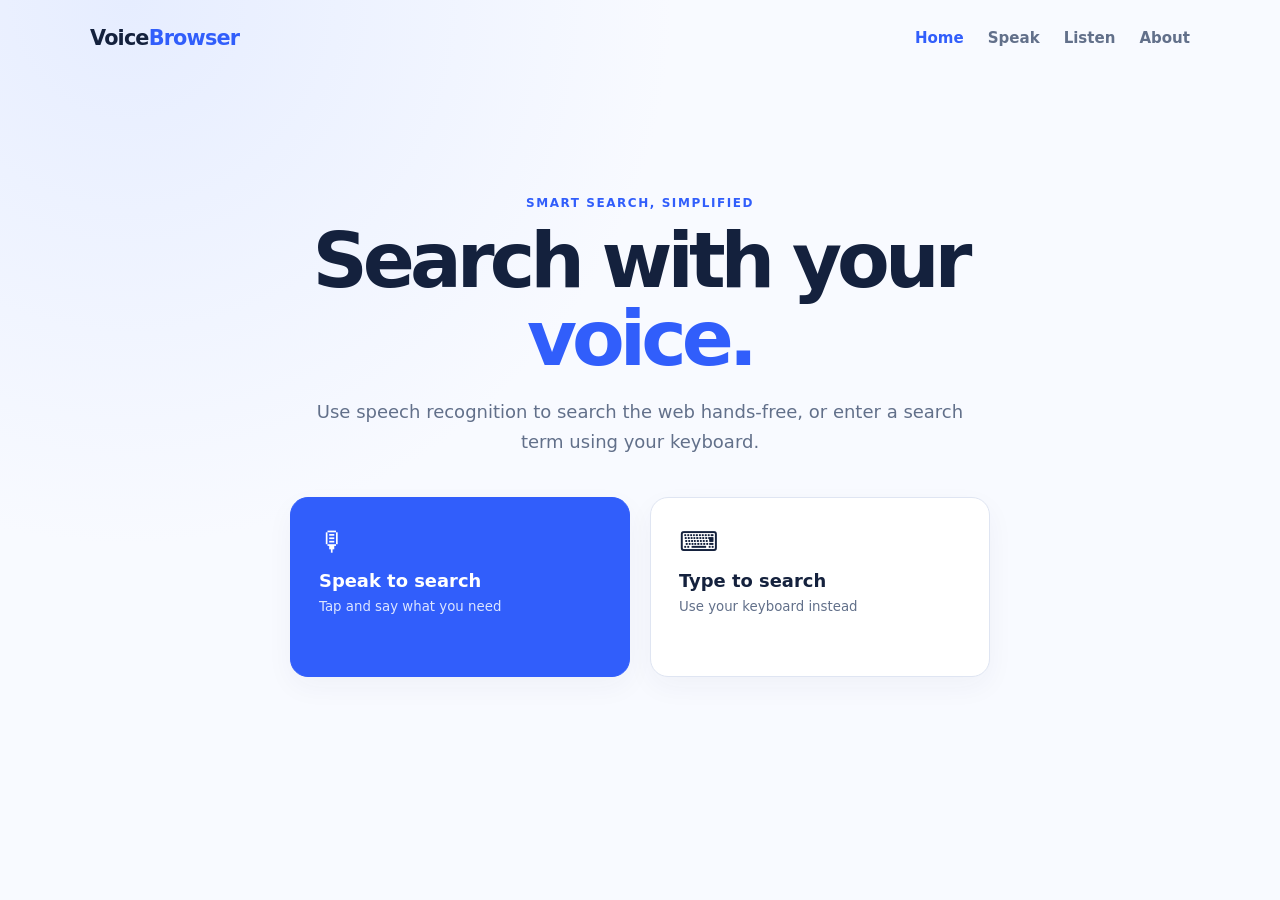
<file: index.html>
<!DOCTYPE html>
<html lang="en">
<head>
  <meta charset="UTF-8">
  <meta name="viewport" content="width=device-width, initial-scale=1.0">
  <meta name="description" content="A simple voice-enabled smart browser.">
  <title>Voice Enabled Smart Browser</title>
  <link rel="stylesheet" href="assets/css/style.css">
</head>
<body>
  <header class="site-header">
    <a class="brand" href="index.html">Voice<span>Browser</span></a>
    <button class="menu-toggle" type="button" aria-controls="primary-navigation" aria-expanded="false"><span class="sr-only">Open menu</span><span></span><span></span><span></span></button>
    <nav id="primary-navigation" class="site-navigation" aria-label="Main navigation">
      <a class="active" href="index.html">Home</a>
      <a href="speak.html">Speak</a>
      <a href="listen.html">Listen</a>
      <a href="about.html">About</a>
    </nav>
  </header>

  <main class="hero">
    <p class="eyebrow">SMART SEARCH, SIMPLIFIED</p>
    <h1>Search with your <span>voice.</span></h1>
    <p class="lead">Use speech recognition to search the web hands-free, or enter a search term using your keyboard.</p>
    <div class="action-grid">
      <a class="action-card primary" href="speaksearch.php">
        <span class="icon" aria-hidden="true">🎙</span>
        <strong>Speak to search</strong>
        <small>Tap and say what you need</small>
      </a>
      <a class="action-card" href="typesearch.php">
        <span class="icon" aria-hidden="true">⌨</span>
        <strong>Type to search</strong>
        <small>Use your keyboard instead</small>
      </a>
    </div>
  </main>

  <script src="assets/js/main.js"></script>
</body>
</html>
</file>
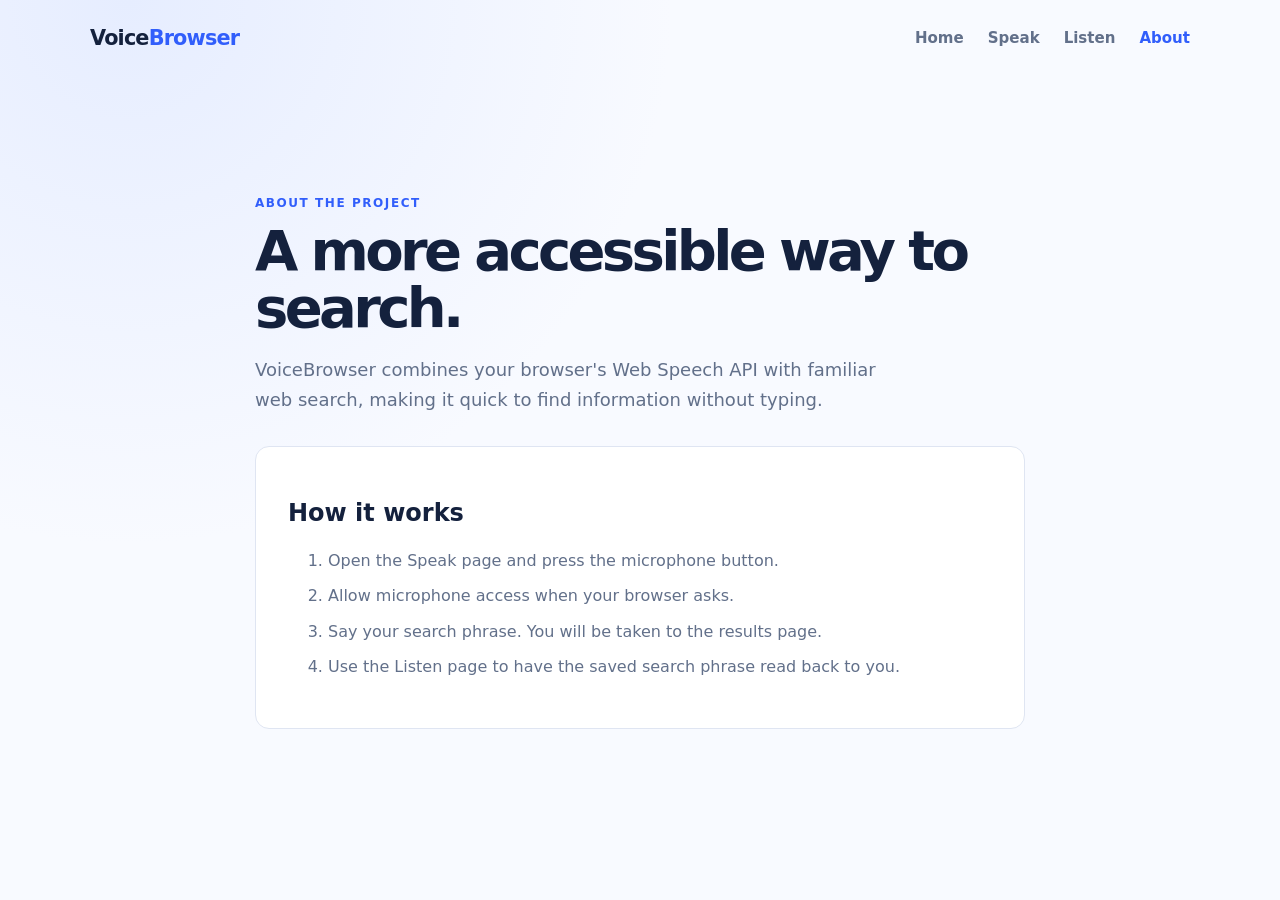
<file: about.html>
<!DOCTYPE html>
<html lang="en"><head><meta charset="UTF-8"><meta name="viewport" content="width=device-width, initial-scale=1.0"><title>About | VoiceBrowser</title><link rel="stylesheet" href="assets/css/style.css"></head>
<body><header class="site-header"><a class="brand" href="index.html">Voice<span>Browser</span></a><button class="menu-toggle" type="button" aria-controls="primary-navigation" aria-expanded="false"><span class="sr-only">Open menu</span><span></span><span></span><span></span></button><nav id="primary-navigation" class="site-navigation" aria-label="Main navigation"><a href="index.html">Home</a><a href="speak.html">Speak</a><a href="listen.html">Listen</a><a class="active" href="about.html">About</a></nav></header>
<main class="page-content"><p class="eyebrow">ABOUT THE PROJECT</p><h1>A more accessible way to search.</h1><p class="lead">VoiceBrowser combines your browser's Web Speech API with familiar web search, making it quick to find information without typing.</p><section class="info-card"><h2>How it works</h2><ol><li>Open the Speak page and press the microphone button.</li><li>Allow microphone access when your browser asks.</li><li>Say your search phrase. You will be taken to the results page.</li><li>Use the Listen page to have the saved search phrase read back to you.</li></ol></section></main><script src="assets/js/main.js"></script></body></html>
</file>
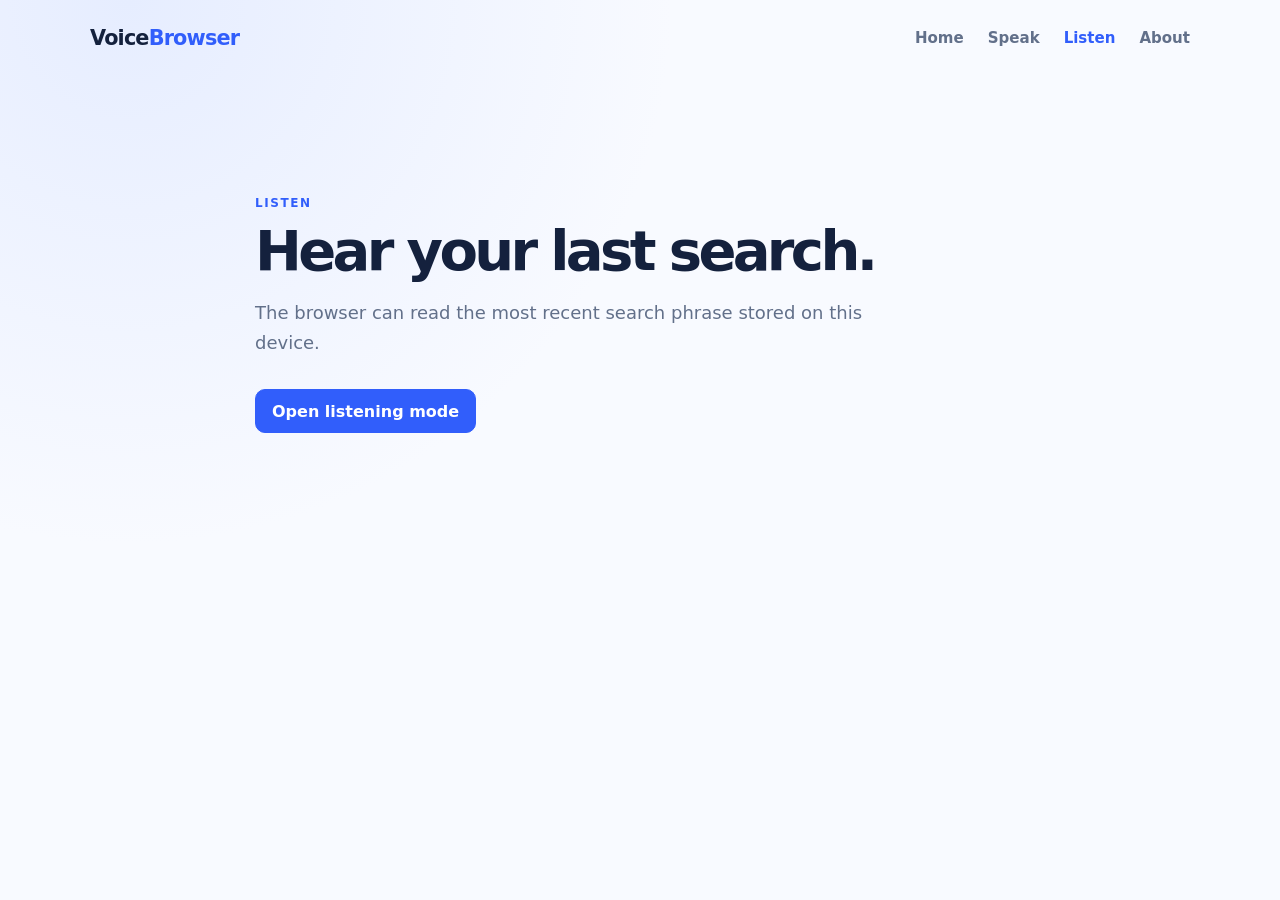
<file: listen.html>
<!DOCTYPE html>
<html lang="en"><head><meta charset="UTF-8"><meta name="viewport" content="width=device-width, initial-scale=1.0"><title>Listen | VoiceBrowser</title><link rel="stylesheet" href="assets/css/style.css"></head>
<body><header class="site-header"><a class="brand" href="index.html">Voice<span>Browser</span></a><button class="menu-toggle" type="button" aria-controls="primary-navigation" aria-expanded="false"><span class="sr-only">Open menu</span><span></span><span></span><span></span></button><nav id="primary-navigation" class="site-navigation" aria-label="Main navigation"><a href="index.html">Home</a><a href="speak.html">Speak</a><a class="active" href="listen.html">Listen</a><a href="about.html">About</a></nav></header>
<main class="page-content"><p class="eyebrow">LISTEN</p><h1>Hear your last search.</h1><p class="lead">The browser can read the most recent search phrase stored on this device.</p><a class="button" href="hearsearchresult.php">Open listening mode</a></main><script src="assets/js/main.js"></script></body></html>
</file>
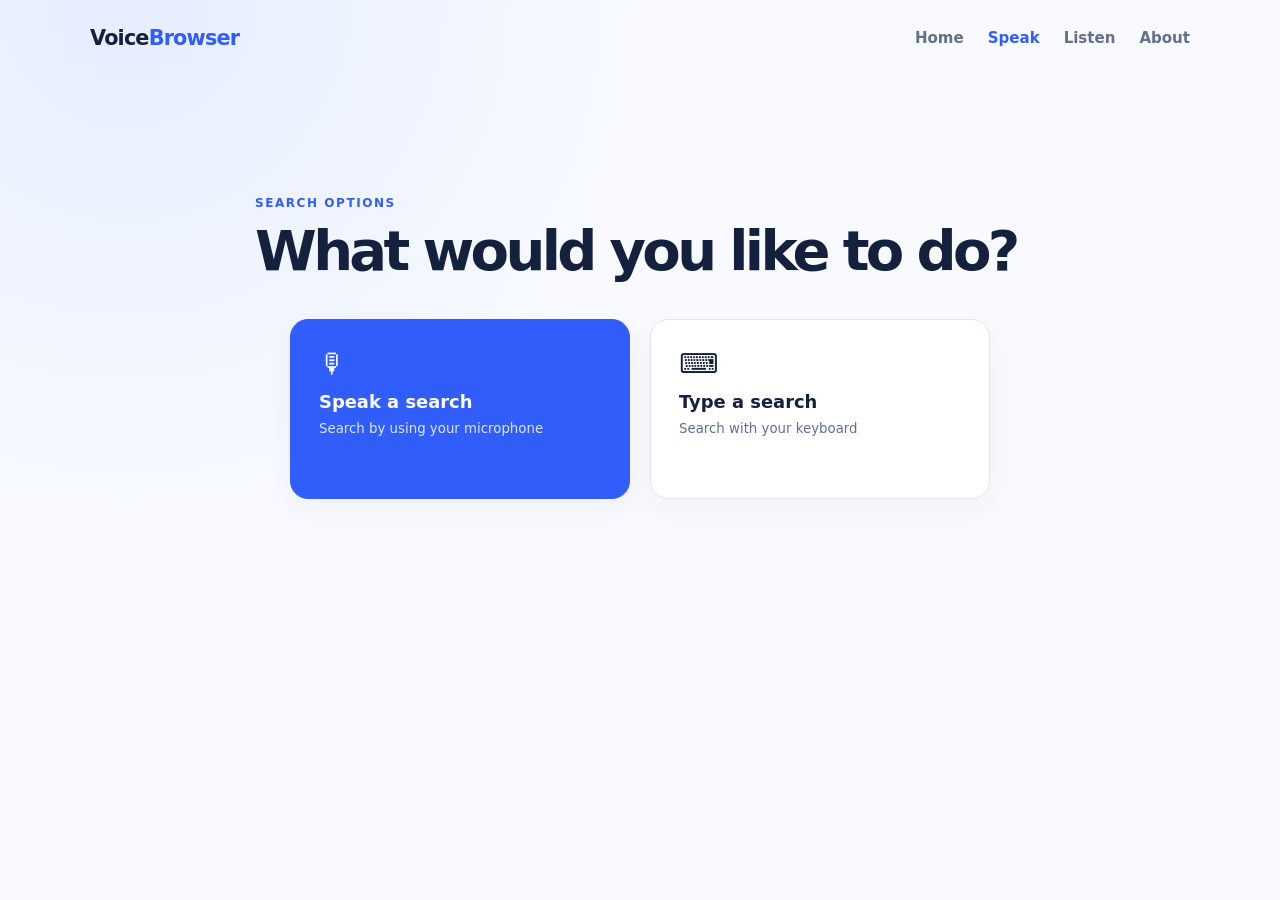
<file: speak.html>
<!DOCTYPE html>
<html lang="en"><head><meta charset="UTF-8"><meta name="viewport" content="width=device-width, initial-scale=1.0"><title>Speak | VoiceBrowser</title><link rel="stylesheet" href="assets/css/style.css"></head>
<body><header class="site-header"><a class="brand" href="index.html">Voice<span>Browser</span></a><button class="menu-toggle" type="button" aria-controls="primary-navigation" aria-expanded="false"><span class="sr-only">Open menu</span><span></span><span></span><span></span></button><nav id="primary-navigation" class="site-navigation" aria-label="Main navigation"><a href="index.html">Home</a><a class="active" href="speak.html">Speak</a><a href="listen.html">Listen</a><a href="about.html">About</a></nav></header>
<main class="page-content"><p class="eyebrow">SEARCH OPTIONS</p><h1>What would you like to do?</h1><div class="action-grid"><a class="action-card primary" href="speaksearch.php"><span class="icon" aria-hidden="true">🎙</span><strong>Speak a search</strong><small>Search by using your microphone</small></a><a class="action-card" href="typesearch.php"><span class="icon" aria-hidden="true">⌨</span><strong>Type a search</strong><small>Search with your keyboard</small></a></div></main><script src="assets/js/main.js"></script></body></html>
</file>
<file: assets/css/style.css>
:root { --ink:#14213d; --muted:#62708a; --blue:#315efb; --line:#dfe5f2; font-family:Inter,ui-sans-serif,system-ui,-apple-system,BlinkMacSystemFont,"Segoe UI",sans-serif; color:var(--ink); background:#f8faff; }
* { box-sizing:border-box; } html { min-width:320px; } body { min-height:100vh; margin:0; overflow-x:hidden; background:radial-gradient(circle at 10% 0,#e6edff,transparent 34rem),#f8faff; } a { color:inherit; text-decoration:none; } button,input { font:inherit; }.sr-only { clip:rect(0,0,0,0); clip-path:inset(50%); height:1px; overflow:hidden; position:absolute; white-space:nowrap; width:1px; }
.site-header { align-items:center; display:flex; justify-content:space-between; margin:auto; max-width:1180px; padding:1.35rem clamp(1.25rem,4vw,2.5rem); position:relative; }.brand { font-size:1.3rem; font-weight:800; letter-spacing:-.04em; position:relative; z-index:3; }.brand span { color:var(--blue); }.site-navigation { align-items:center; display:flex; gap:clamp(.9rem,2vw,1.5rem); }.site-navigation a { color:var(--muted); font-size:.94rem; font-weight:650; padding:.45rem 0; }.site-navigation a:hover,.site-navigation a.active { color:var(--blue); }.menu-toggle { display:none; }
.hero,.page-content { margin:auto; max-width:900px; padding:clamp(4rem,10vw,7.5rem) clamp(1.25rem,4vw,2.5rem); }.hero { min-height:calc(100vh - 80px); text-align:center; }.page-content { max-width:850px; }.centered { text-align:center; }.eyebrow { color:var(--blue); font-size:.75rem; font-weight:800; letter-spacing:.13em; margin:0 0 .75rem; }.hero h1,.page-content h1 { font-size:clamp(2.3rem,7vw,4.8rem); letter-spacing:-.065em; line-height:1.02; margin:.25rem 0 1.2rem; }.page-content h1 { font-size:clamp(2rem,5vw,3.5rem); }.hero h1 span { color:var(--blue); }.lead { color:var(--muted); font-size:clamp(1rem,2.2vw,1.125rem); line-height:1.65; margin:0 auto 2rem; max-width:650px; }.page-content:not(.centered) .lead { margin-left:0; }
.action-grid { display:grid; gap:clamp(1rem,2vw,1.25rem); grid-template-columns:repeat(2,minmax(0,1fr)); margin:2.5rem auto 0; max-width:700px; text-align:left; }.action-card { background:#fff; border:1px solid var(--line); border-radius:18px; box-shadow:0 10px 28px #2534590b; display:flex; flex-direction:column; gap:.4rem; min-height:180px; padding:clamp(1.25rem,3vw,1.75rem); transition:.2s ease; }.action-card:hover { border-color:#aebfff; box-shadow:0 14px 32px #315efb1c; transform:translateY(-3px); }.action-card.primary { background:var(--blue); border-color:var(--blue); color:#fff; }.icon { font-size:1.7rem; margin-bottom:.4rem; }.action-card strong { font-size:1.12rem; }.action-card small { color:var(--muted); line-height:1.45; }.action-card.primary small { color:#dce5ff; }
.button { align-items:center; background:var(--blue); border:1px solid var(--blue); border-radius:10px; color:#fff; cursor:pointer; display:inline-flex; font-weight:700; justify-content:center; min-height:44px; padding:.7rem 1rem; }.button:hover { background:#214ad5; }.button.secondary { background:#fff; color:var(--ink); margin-left:.5rem; }.search-form { margin:2rem auto; max-width:640px; text-align:left; }.search-form label { display:block; font-weight:700; margin-bottom:.5rem; }.search-form div { display:flex; gap:.6rem; }.search-form input { border:1px solid var(--line); border-radius:10px; min-height:44px; min-width:0; padding:.75rem .9rem; flex:1; }.search-form input:focus { border-color:var(--blue); outline:3px solid #315efb22; }
.search-term { color:var(--muted); font-weight:700; }.result-card { background:#fff; border:1px solid var(--line); border-radius:16px; margin:1rem 0 1.5rem; padding:clamp(1.25rem,4vw,2rem); }.result-card h1 { font-size:clamp(1.7rem,4vw,2.6rem); }.result-actions { display:flex; flex-wrap:wrap; gap:.65rem; }.result-actions .secondary { margin-left:0; }.mic-button { background:var(--blue); border:0; border-radius:50%; box-shadow:0 14px 30px #315efb4d; color:#fff; cursor:pointer; font-size:2.2rem; height:clamp(88px,20vw,112px); transition:.2s ease; width:clamp(88px,20vw,112px); }.mic-button:hover,.mic-button.is-listening { transform:scale(1.06); }.mic-button.is-listening { animation:pulse 1.25s infinite; background:#df3c5e; }.mic-button:disabled { cursor:not-allowed; opacity:.55; }.status { color:var(--muted); margin:1.5rem 0 .5rem; }.transcript { font-size:1.1rem; font-weight:700; }.text-link { color:var(--blue); display:inline-block; margin-top:1.5rem; text-decoration:underline; }.info-card { background:#fff; border:1px solid var(--line); border-radius:14px; margin-top:2rem; padding:clamp(1.25rem,4vw,2rem); }.info-card li { color:var(--muted); line-height:1.7; margin:.5rem 0; }.site-footer { color:var(--muted); font-size:.85rem; padding:2rem; text-align:center; }
@keyframes pulse { 50% { box-shadow:0 0 0 14px #df3c5e22; } }
@media (max-width:700px) { .site-header { min-height:68px; }.menu-toggle { align-items:center; background:#fff; border:1px solid var(--line); border-radius:9px; cursor:pointer; display:flex; flex-direction:column; gap:4px; height:42px; justify-content:center; padding:0; position:relative; width:44px; z-index:3; }.menu-toggle span:not(.sr-only) { background:var(--ink); border-radius:2px; display:block; height:2px; width:18px; }.site-navigation { background:#fff; border-bottom:1px solid var(--line); box-shadow:0 12px 24px #14213d12; display:none; flex-direction:column; left:0; padding:1rem 1.25rem 1.25rem; position:absolute; right:0; top:100%; z-index:2; }.site-navigation.is-open { display:flex; }.site-navigation a { font-size:1rem; padding:.7rem 0; width:100%; }.hero { min-height:auto; }.action-grid { grid-template-columns:1fr; max-width:500px; }.action-card { min-height:145px; }.search-form div { flex-direction:column; }.search-form .button { width:100%; }.button.secondary { margin-left:.25rem; } }
@media (max-width:420px) { .hero,.page-content { padding-left:1rem; padding-right:1rem; }.site-header { padding-left:1rem; padding-right:1rem; }.result-actions { flex-direction:column; }.result-actions .button { width:100%; }.centered .button:not(.secondary) { width:100%; }.centered .button.secondary { margin:.65rem 0 0; width:100%; } }
</file>
